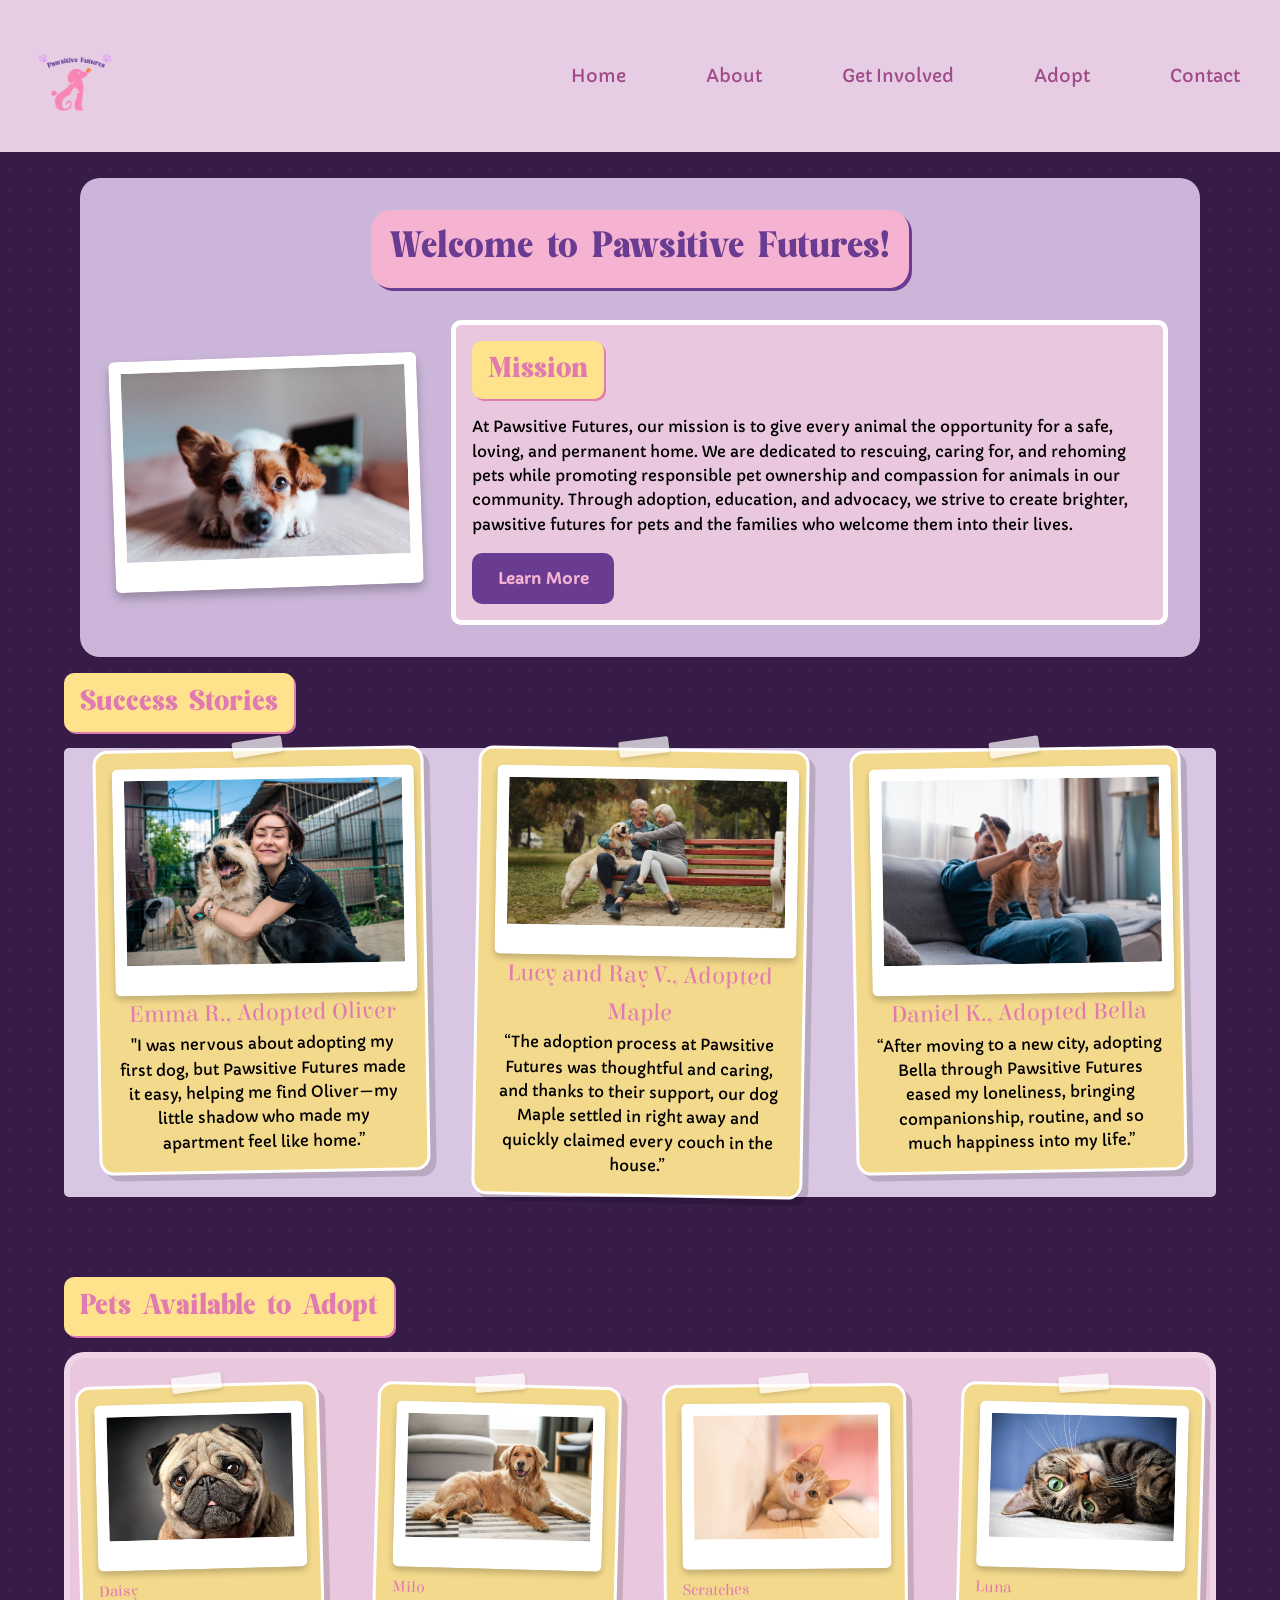
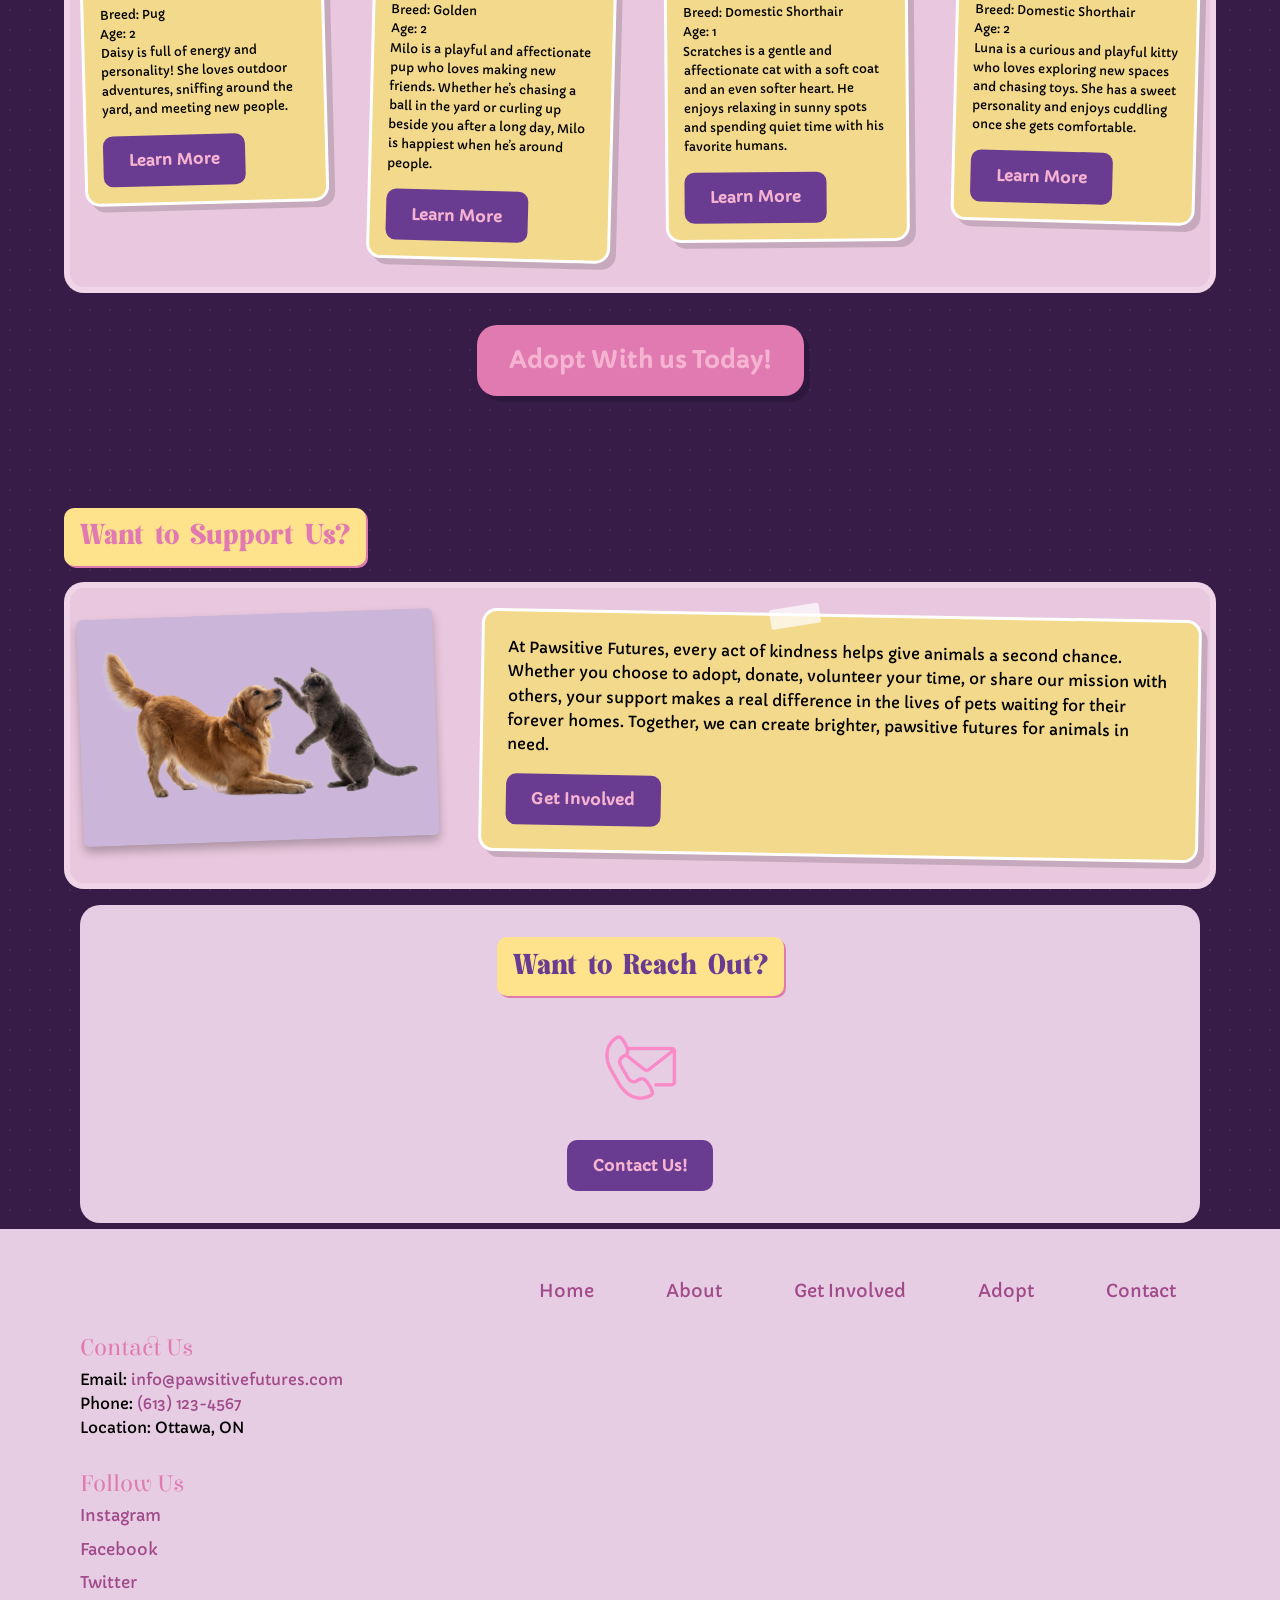
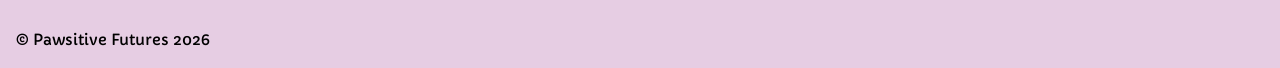
<file: index.html>
<!DOCTYPE html>
<html lang="en">

<head>
    <meta charset="UTF-8">
    <meta name="viewport" content="width=device-width, initial-scale=1.0">
    <title>Pawsitive Futures</title>

    <!-- Fonts -->
    <link href="https://fonts.googleapis.com/css2?family=Elsie&family=Capriola&display=swap" rel="stylesheet">

    <!-- style sheet -->
    <link rel="stylesheet" href="css/main.css">

</head>

<!-- schema markup tells the search engines that this is an animal shelter -->
<body itemscope itemtype="https://schema.org/AnimalShelter">

    <!-- skip links -->
     <!-- these are hidden until focused, and helps keyboard and screen reader user jump to key sections -->
    <div class="skip-links">
        <a href="#main-content">Skip to Main Content</a>
        <a href="#primary-nav">Skip to Navigation</a>
        <a href="#success-heading">Skip to Success Stories</a>
        <a href="#adopt-section">Skip to Adopt Section</a>
        <a href="#contact-heading">Skip to Contact</a>
        <a href="#footer">Skip to Footer</a>
    </div>

    <!-- header -->

    <!-- the header containes the logo and main navigation -->
    <header role="banner">
        <div class="logo">
            <img src="images/logo.png" alt="the logo for the company including a vector dog and cat" itemprop="logo">
        </div>
        <!-- hamburger button only visible on mobile and toggles open and closed -->
        <button class="menu-toggle" aria-label="Toggle navigation menu" aria-expanded="false"
            aria-controls="primary-nav">☰</button>

        <!-- main nav -->

        <!-- main nav hidden on mobile until hambuger is clicked -->
        <nav id="primary-nav" role="navigation" aria-label="Main Navigation">
            <a href="index.html">Home</a>
            <a href="all-pages/about.html">About</a>
            <a href="#">Get Involved</a>
            <a href="all-pages/adopt.html">Adopt</a>
            <a href="#">Contact</a>
        </nav>
    </header>

    <!-- main section -->
    <main id="main-content" role="main">

        <!-- hero section with a photo and mission statement, aria label ensures screenreaders can pinpoint the heading -->
        <section class="hero fade-in" aria-labelledby="hero-heading">
            <h1 id="hero-heading" itemprop="name">Welcome to Pawsitive Futures!</h1>

            <!-- hero content with image -->
            <div class="hero-content">

                <!-- responsive image sizes so that the smaller version loads on mobile screen -->
                <picture>
                    <source srcset="images/dog-one-ear-600px-small.jpeg" media="(max-width: 600px)">
                    <img src="images/dog-one-ear-1400px-large.jpeg" alt="Dog with one ear down" itemprop="image" sizes="(max-width: 600px) 100vw, 50vw">
                </picture>

                <!-- mission -->
                <div class="mission">
                    <h2>Mission</h2>
                    <!-- itemprop helps SEO decribe the website easily -->
                    <p itemprop="description">At Pawsitive Futures, our mission is to give every animal the opportunity
                        for a safe, loving, and permanent home. We are dedicated to rescuing, caring for, and rehoming
                        pets while promoting responsible pet ownership and compassion for animals in our community.
                        Through adoption, education, and advocacy, we strive to create brighter, pawsitive futures for
                        pets and the families who welcome them into their lives.</p>
                    <!-- call to action button links to the about page -->
                    <a href="all-pages/about.html" class="btn">Learn More</a>
                </div>
            </div>
        </section>
        <!-- Success Stories Section -->
        <section class="success fade-in" aria-labelledby="success-heading">

            <!-- section heading -->
            <h2 id="success-heading">Success Stories</h2>

            <!-- role list makes this act like a list for screen readers -->
            <div class="cards" role="list">

                <!-- each card is treated like a list item and is divided by divs for easy calling in css -->
                <div class="card" role="listitem">
                    <picture>
                        <source srcset="images/emma-oliver-600px-small.jpeg" media="(max-width: 600px)">
                        <img src="images/emma-oliver-1400px-large.jpeg"
                        alt="Woman smiling while holding her adopted dog" itemprop="image" sizes="(max-width: 600px) 100vw, 50vw">
                    </picture>
                    <h3>Emma R., Adopted Oliver</h3>
                    <p>"I was nervous about adopting my first dog, but Pawsitive Futures made it easy, helping me find
                        Oliver—my little shadow who made my apartment feel like home.”</p>
                </div>

                <!-- structure continues for consistency -->
                <div class="card" role="listitem">
                    <picture>
                        <source srcset="images/lucy-maple-600px-small.jpeg" media="(max-width: 600px)">
                        <img src="images/lucy-maple-1400px-large.jpeg" alt="Old couple with dog on a bench"
                        itemprop="image" sizes="(max-width: 600px) 100vw, 50vw">
                    </picture>

                    <h3>Lucy and Ray V., Adopted Maple</h3>
                    <p>“The adoption process at Pawsitive Futures was thoughtful and caring, and thanks to their
                        support, our dog Maple settled in right away and quickly claimed every couch in the house.”</p>
                </div>
                <!-- continues -->
                <div class="card" role="listitem">
                    <picture>
                        <source srcset="images/daniel-bella-600px-small.jpeg" media="(max-width: 600px)">
                        <img src="images/daniel-bella-1400px-large.jpeg" alt="man with cat on a couch" itemprop="image" sizes="(max-width: 600px) 100vw, 50vw">
                    </picture>
                    <h3>Daniel K., Adopted Bella</h3>
                    <p>“After moving to a new city, adopting Bella through Pawsitive Futures eased my loneliness,
                        bringing companionship, routine, and so much happiness into my life.”</p>
                </div>
            </div>
        </section>
        <!-- Adopt Section -->
        <section id="adopt-section" class="adopt fade-in" aria-labelledby="adopt-heading">
            <h2 id="adopt-heading">Pets Available to Adopt</h2>
            <div class="pets">
            
                <!-- each pet has its own article, and the other pets follow the same structure -->
                <div class="pet-card" role="article">
                    <picture>
                        <source srcset="images/daisy-pug-600px-small.jpeg" media="(max-width: 600px)">
                        <img src="images/daisy-pug-1400px-large.jpeg" alt="Pug named daisy" itemprop="image" sizes="(max-width: 600px) 100vw, 50vw">
                    </picture>

                    <div>
                        <h3>Daisy</h3>
                        <p>Breed: Pug</p>
                        <p>Age: 2</p>
                        <p>Daisy is full of energy and personality! She loves outdoor adventures, sniffing around the yard, and meeting new people. </p>
                        <a href="#" class="btn">Learn More</a>
                    </div>
                </div>
                <div class="pet-card" role="article">
                    <picture>
                        <source srcset="images/rocky-dog-600px-small.jpeg" media="(max-width: 600px)">
                        <img src="images/rocky-dog-1400px-large.jpeg" alt="dog named milo" itemprop="image" sizes="(max-width: 600px) 100vw, 50vw">
                    </picture>
                    <div>
                        <h3>Milo</h3>
                        <p>Breed: Golden</p>
                        <p>Age: 2</p>
                        <p>Milo is a playful and affectionate pup who loves making new friends. Whether he’s chasing a ball in the yard or curling up beside you after a long day, Milo is happiest when he’s around people.
                            </p>
                        <a href="#" class="btn">Learn More</a>
                    </div>
                </div>
                <div class="pet-card" role="article">
                    <picture>
                        <source srcset="images/scratches-cat-600px-small.jpeg" media="(max-width: 600px)">
                        <img src="images/scratches-cat-1400px-large.jpeg" alt="cat named scratches" itemprop="image" sizes="(max-width: 600px) 100vw, 50vw">
                    </picture>
                    <div>
                        <h3>Scratches</h3>
                        <p>Breed: Domestic Shorthair</p>
                        <p>Age: 1</p>
                        <p>Scratches is a gentle and affectionate cat with a soft coat and an even softer heart. He enjoys relaxing in sunny spots and spending quiet time with his favorite humans. </p>
                        <a href="#" class="btn">Learn More</a>
                    </div>
                </div>
                <div class="pet-card" role="article">
                    <picture>
                        <source srcset="images/luna-cat-600px-small.jpeg" media="(max-width: 600px)">
                        <img src="images/luna-cat-1400px-large.jpeg" alt="cat named luna" itemprop="image" sizes="(max-width: 600px) 100vw, 50vw">
                    </picture>
                    <div>
                        <h3>Luna</h3>
                        <p>Breed: Domestic Shorthair</p>
                        <p>Age: 2</p>
                        <p>Luna is a curious and playful kitty who loves exploring new spaces and chasing toys. She has a sweet personality and enjoys cuddling once she gets comfortable. 
                        </p>
                        <a href="#" class="btn">Learn More</a>
                    </div>
                </div>
            </div>

            <!-- main call to action button links to adopt page for user to view more pets -->
            <a href="all-pages/adopt.html" id="adopt-btn" class="cta">Adopt With us Today!</a>
        </section>

        <!-- Support Us Section -->

        <section class="support fade-in" aria-labelledby="support-heading">
            <h2 id="support-heading">Want to Support Us?</h2>

            <!-- separated into divs like the other content for easy calling -->
            <div class="support-content">
                <picture>
                    <source srcset="images/cat-dog-600px-small.png" media="(max-width: 600px)">
                    <img src="images/cat-dog-1400px-large.png" alt="cat and dog playing" itemprop="image" sizes="(max-width: 600px) 100vw, 50vw">
                </picture>
                <div>
                    <p>At Pawsitive Futures, every act of kindness helps give animals a second chance. Whether you
                        choose to adopt, donate, volunteer your time, or share our mission with others, your support
                        makes a real difference in the lives of pets waiting for their forever homes. Together, we can
                        create brighter, pawsitive futures for animals in need.</p>
                    <a href="#" class="btn">Get Involved</a>
                </div>
            </div>
        </section>

        <!-- Contact Call to Action -->

        <!-- contact heading for screen readers to easily connect to the contact heading -->
        <section class="contact-cta fade-in" aria-labelledby="contact-heading">
            <h2 id="contact-heading">Want to Reach Out?</h2>
            <picture>
                <img src="images/contact-mail.png" alt="envelope icon with phone representing contact">
            </picture>
            
            <a href="#" class="btn">Contact Us!</a>
        </section>
    </main>

    <!-- footer -->
    <footer id="footer" role="contentinfo">
        <div class="footer-container">

            <!-- contact info role tells screen readers this is the footer -->

            <!-- footer nav -->
            <nav class="footer-nav" aria-label="Footer Navigation">
                <h3>Quick Links</h3>
                <ul>
                    <li><a href="index.html">Home</a></li>
                    <li><a href="all-pages/about.html">About</a></li>
                    <li><a href="#">Get Involved</a></li>
                    <li><a href="all-pages/adopt.html">Adopt</a></li>
                    <li><a href="#">Contact</a></li>
                </ul>
            </nav>

            <!-- contact info -->
            <div class="footer-contact">
                <h3>Contact Us</h3>
                <p>Email: <a href="#">info@pawsitivefutures.com</a></p>
                <p>Phone: <a href="#">(613) 123-4567</a></p>
                <p>Location: Ottawa, ON</p>
            </div>

            <!-- socials -->
            <div class="footer-social">
                <h3>Follow Us</h3>
                <ul>
                    <li><a href="#" aria-label="Visit our Instagram">Instagram</a></li>
                    <li><a href="#" aria-label="Visit our Facebook">Facebook</a></li>
                    <li><a href="#" aria-label="Visit our Twitter">Twitter</a></li>
                </ul>
            </div>

        </div>

        <!-- copyright -->
        <div class="footer-bottom">
            <p>&copy; Pawsitive Futures 2026</p>
        </div>

    </footer>

    <!-- javascript for the hamburger menu to toggle open and closed -->
    <script>
        const toggle = document.querySelector('.menu-toggle');
        const nav = document.querySelector('#primary-nav');

        toggle.addEventListener('click', () => {
            nav.classList.toggle('active');

            const expanded = toggle.getAttribute('aria-expanded') === 'true';
            toggle.setAttribute('aria-expanded', !expanded);
        });
    </script>
</body>

</html>
</file>
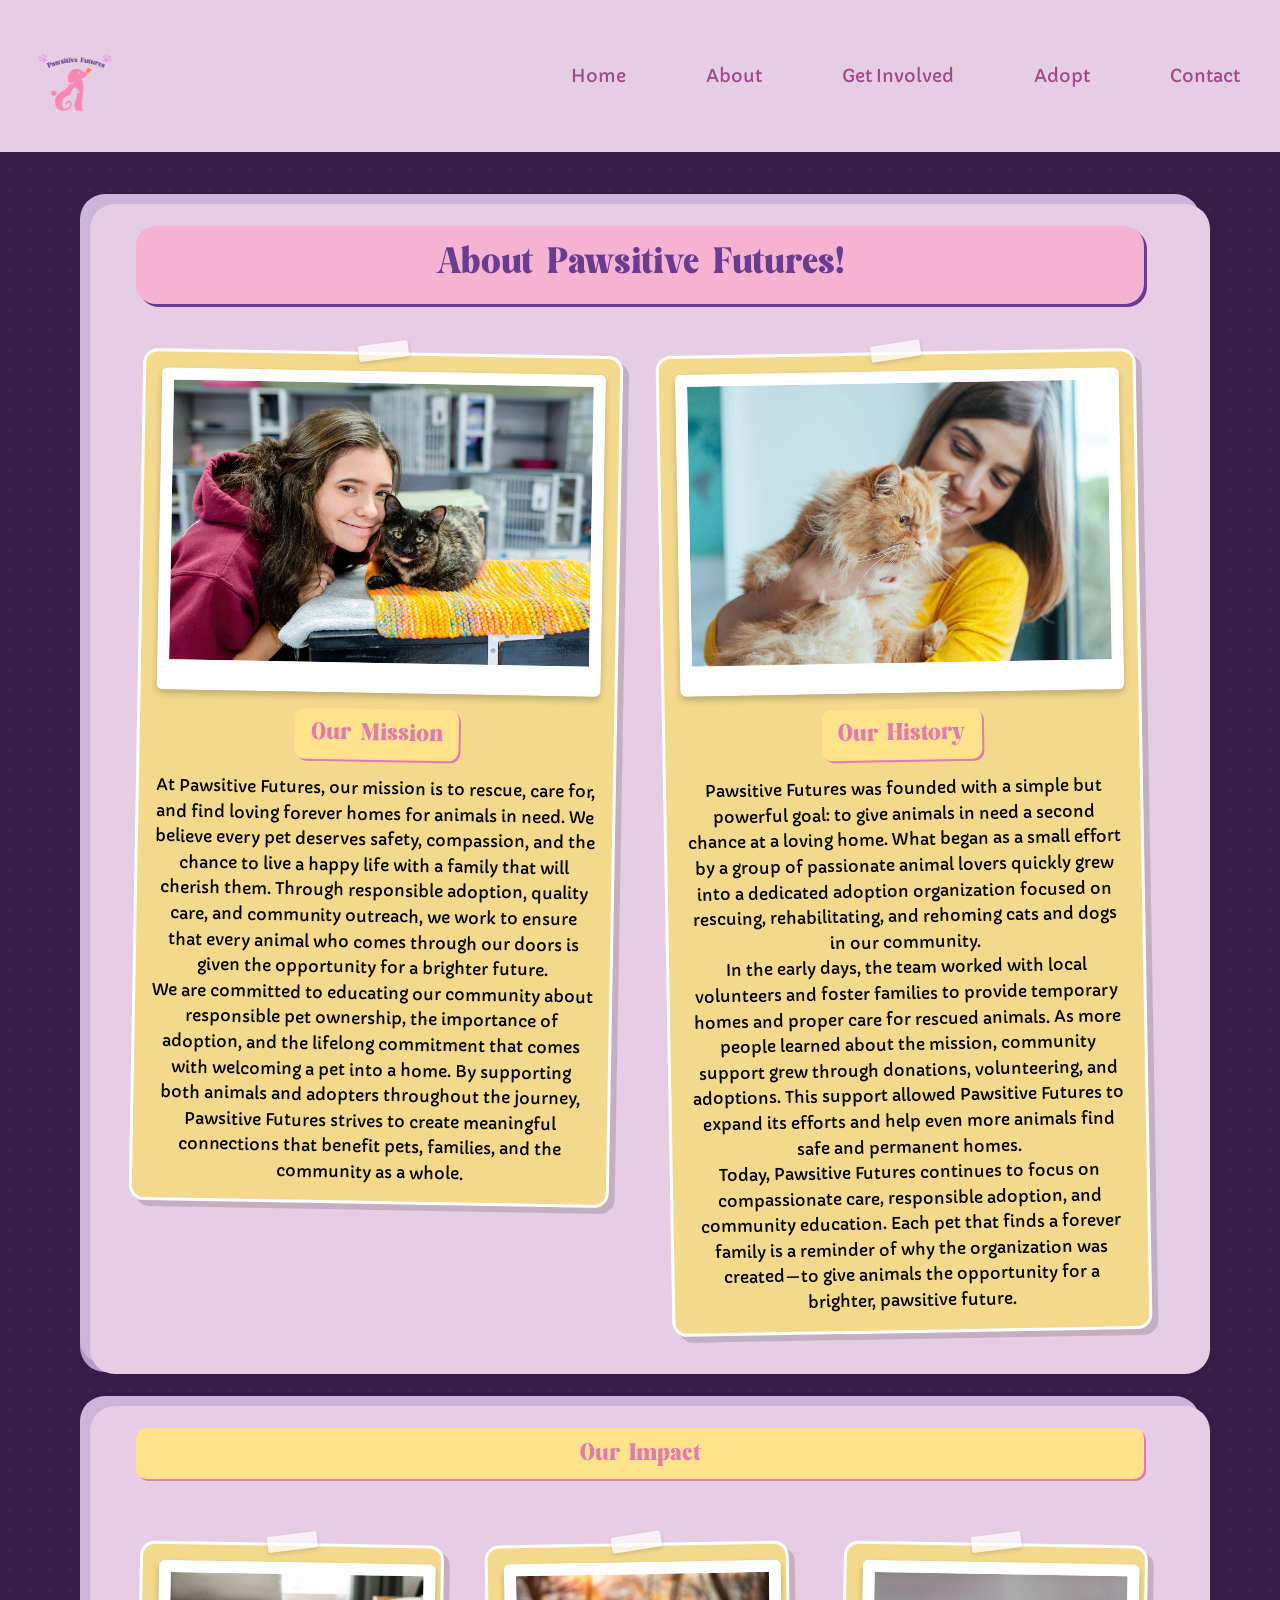
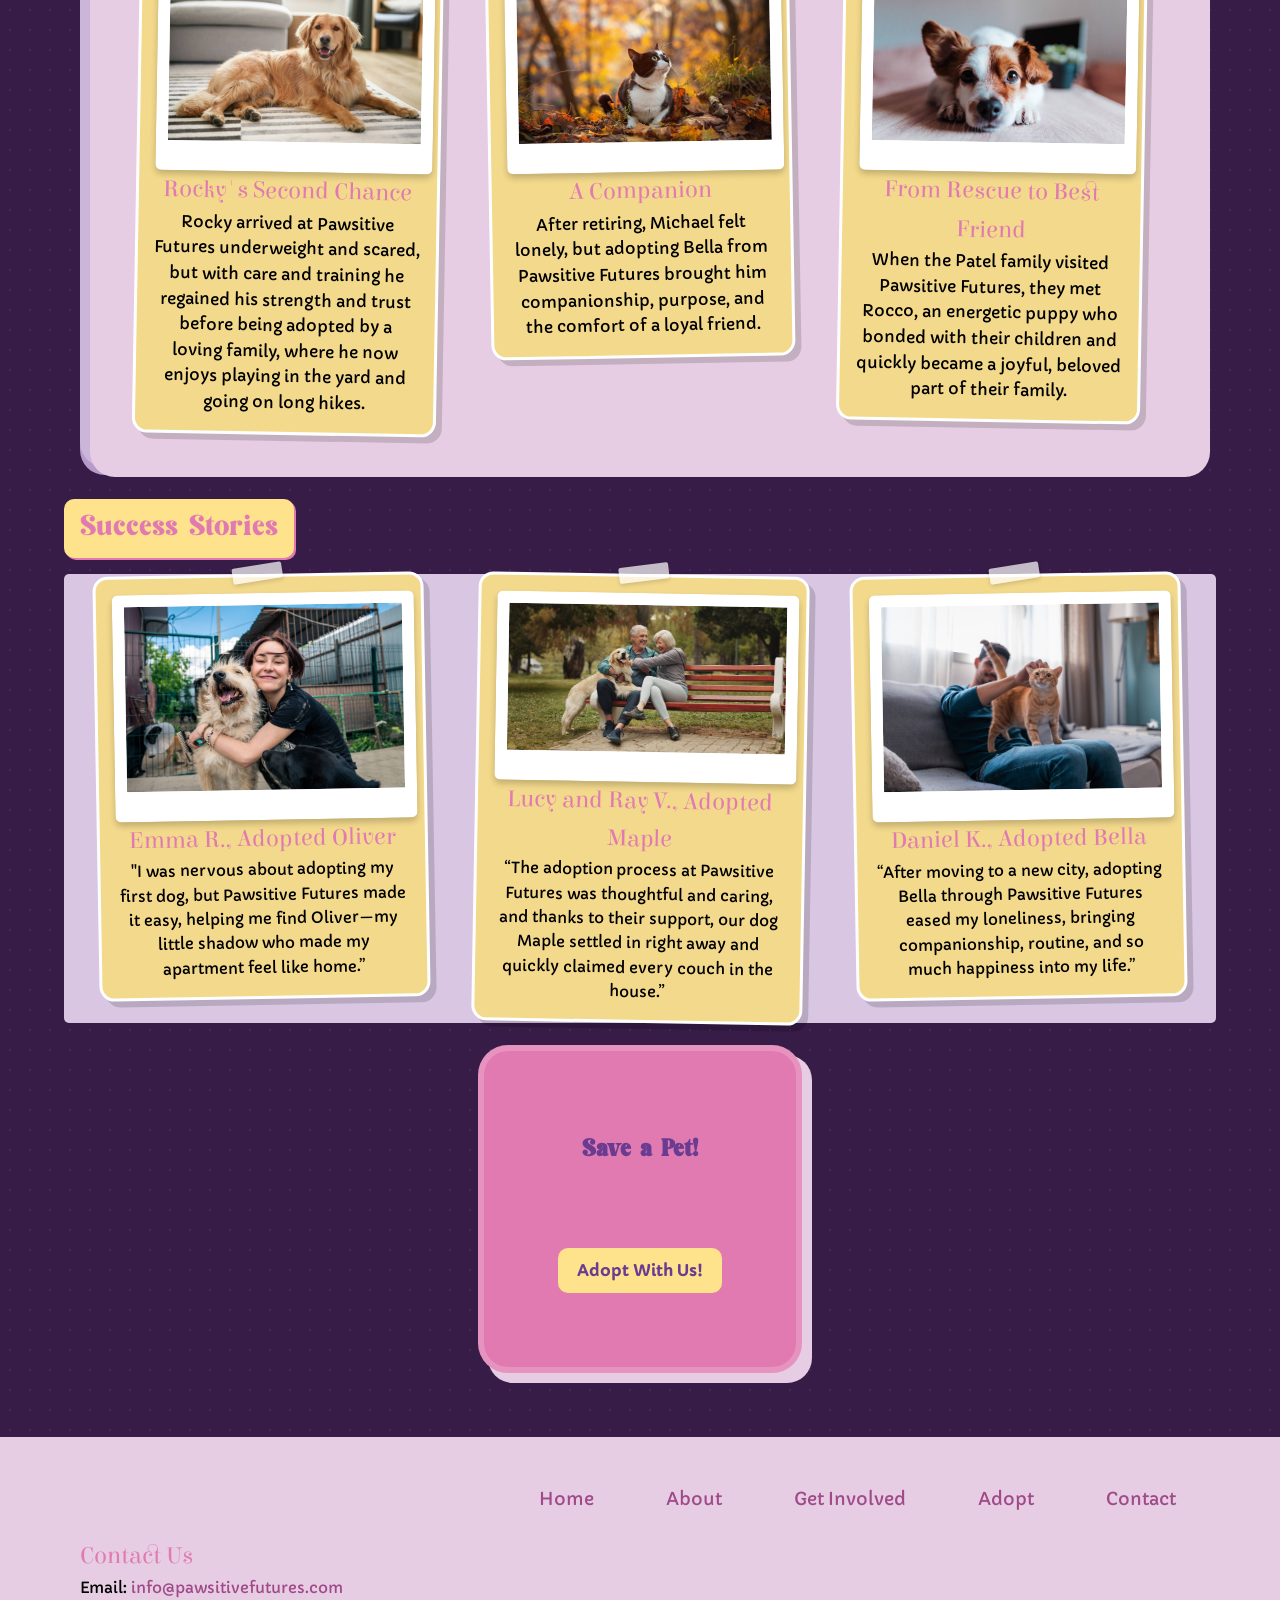
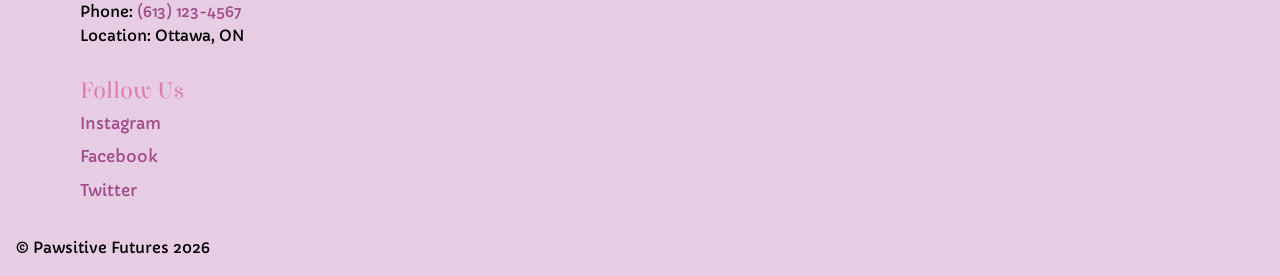
<file: all-pages/about.html>
<!DOCTYPE html>
<html lang="en">

<head>
    <meta charset="UTF-8">
    <meta name="viewport" content="width=device-width, initial-scale=1.0">
    <title>About - Pawsitive Futures</title>
    <!-- Fonts -->
    <link href="https://fonts.googleapis.com/css2?family=Elsie&family=Capriola&display=swap" rel="stylesheet">
    <!-- Style Sheet -->
    <link rel="stylesheet" href="../css/main.css">
</head>

<!-- schema tells search engines this is an animal shelter -->
<body itemscope itemtype="https://schema.org/AnimalShelter">

    <!-- skip links -->

    <!-- helps keyboard users jump quickly to important sections, is hidden unless tabbed over -->
    <div class="skip-links">
        <a href="#main-content">Skip to Main Content</a>
        <a href="#primary-nav">Skip to Navigation</a>
        <a href="#impact-heading">Skip to Our Impact</a>
        <a href="#success-heading">Skip to Success Stories</a>
        <a href="#adopt-section">Skip to Adopt Section</a>
        <a href="#footer">Skip to Footer</a>
    </div>

    <!-- header -->

    <!-- role banner indentifies this as the main header for assistive teach -->
    <header role="banner">

        <!-- logo section -->
        <div class="logo">
            <!-- itemprop helps SEO understand branding -->
            <img src="../images/logo.png" alt="the logo for the company including a vector dog and cat" itemprop="logo">
        </div>
        <!-- hamburger menu button mobile only -->
         <!-- aria label explains the button purpose -->
          <!-- aria expanded updates dynamically when clicked -->
        <!-- aria controls connects button to nav -->
        <button class="menu-toggle" aria-label="Toggle navigation menu" aria-expanded="false"
            aria-controls="primary-nav">☰</button>

        <!--  main nav-->
        <!-- role navigation defines this region -->
        <!-- aria-label gives it a clear name -->
        <nav id="primary-nav" role="navigation" aria-label="Main Navigation">
            <a href="../index.html">Home</a>
            <a href="../all-pages/about.html">About</a>
            <a href="#">Get Involved</a>
            <a href="../all-pages/adopt.html">Adopt</a>
            <a href="#">Contact</a>
        </nav>
    </header>

    <!-- main content -->
    <!-- role main helps screen readers jump directly here -->
    <main id="main-content" role="main">
        <!-- about section -->
         <!-- contains mission and history -->
        <section class="section about fade-in">
            <div class="container">

                <!-- main heading of page -->
                <!-- itemprop name helps describe the organization -->
                <h1 class="section-title" itemprop="name">About Pawsitive Futures!</h1>

                 <!-- mission card -->
                <!-- role article treats this as a standalone piece of content -->
                <div class="card about-card" role="article">

                    <!-- responsive image sizes -->
                    <picture>
                        <source srcset="../images/teen-cat-600px-large.jpeg" media="(max-width: 600px)">
                        <img src="../images/teen-cat-1400px-large.jpeg" alt="teen smiling while holding a cat"
                            itemprop="image" sizes="(max-width: 600px) 100vw, 50vw">
                    </picture>

                    <!-- text content-->
                    <div class="card-content">
                        <h2>Our Mission</h2>
                        <!-- itemprop description helps SEO describe organization -->
                        <p itemprop="description">
                            At Pawsitive Futures, our mission is to rescue, care for, and find loving forever homes for
                            animals in need. We believe every pet deserves safety, compassion, and the chance to live a
                            happy life with a family that will cherish them. Through responsible adoption, quality care,
                            and community outreach, we work to ensure that every animal who comes through our doors is
                            given the opportunity for a brighter future.

                        </p>

                        <p>
                            We are committed to educating our community about responsible pet ownership, the importance
                            of adoption, and the lifelong commitment that comes with welcoming a pet into a home. By
                            supporting both animals and adopters throughout the journey, Pawsitive Futures strives to
                            create meaningful connections that benefit pets, families, and the community as a whole.
                        </p>
                    </div>
                </div>

                 <!-- history -->
                <!-- same structure for consistency -->
                <div class="card about-card" role="article">
                    <picture>
                        <source srcset="../images/women-cat-600px-small.jpeg" media="(max-width: 600px)">
                        <img src="../images/women-cat-1400px-large.jpeg" alt="woman snuggling cat" itemprop="image" sizes="(max-width: 600px) 100vw, 50vw">
                    </picture>
                    <div class="card-content">
                        <h2>Our History</h2>
                        <p itemprop="description">
                            Pawsitive Futures was founded with a simple but powerful goal: to give animals in need a
                            second chance at a loving home. What began as a small effort by a group of passionate animal
                            lovers quickly grew into a dedicated adoption organization focused on rescuing,
                            rehabilitating, and rehoming cats and dogs in our community.

                        </p>

                        <p>
                            In the early days, the team worked with local volunteers and foster families to provide
                            temporary homes and proper care for rescued animals. As more people learned about the
                            mission, community support grew through donations, volunteering, and adoptions. This support
                            allowed Pawsitive Futures to expand its efforts and help even more animals find safe and
                            permanent homes.
                        </p>
                        <p>
                            Today, Pawsitive Futures continues to focus on compassionate care, responsible adoption, and
                            community education. Each pet that finds a forever family is a reminder of why the
                            organization was created—to give animals the opportunity for a brighter, pawsitive future.
                        </p>
                    </div>
                </div>

            </div>
        </section>

        <!-- Impact Section -->
        <section class="section impact fade-in">
            <div class="container">

                <h2 id="impact-heading" class="section-title">Our Impact</h2>

                <!-- section heading  -->

                <div class="card" role="article">
                    <picture>
                        <source srcset="../images/rocky-dog-600px-small.jpeg" media="(max-width: 600px)">
                        <img src="../images/rocky-dog-1400px-large.jpeg" alt="golden named rocky laying on carpet"
                            itemprop="image" sizes="(max-width: 600px) 100vw, 50vw">
                    </picture>

                    <!-- each card has a story -->
                    <h3>Rocky's Second Chance</h3>
                    <p>Rocky arrived at Pawsitive Futures underweight and scared, but with care and training he regained
                        his strength and trust before being adopted by a loving family, where he now enjoys playing in
                        the yard and going on long hikes.</p>
                </div>
                <div class="card" role="article">
                    <picture>
                        <source srcset="../images/sunshine-cat-600px-small.jpeg" media="(max-width: 600px)">
                        <img src="../images/sunshine-cat-1400px-large.jpeg"
                            alt="cat named sunshine looking up at leaves" itemprop="image"
                            sizes="(max-width: 600px) 100vw, 50vw">
                    </picture>
                    <h3>A Companion</h3>
                    <p>After retiring, Michael felt lonely, but adopting Bella from Pawsitive Futures brought him
                        companionship, purpose, and the comfort of a loyal friend.</p>
                </div>
                <div class="card" role="article">
                    <picture>
                        <source srcset="../images/dog-one-ear-600px-small.jpeg" media="(max-width: 600px)">
                        <img src="../images/dog-one-ear-1400px-large.jpeg" alt="dog with one ear down" itemprop="image"
                            sizes="(max-width: 600px) 100vw, 50vw">
                    </picture>
                    <h3>From Rescue to Best Friend</h3>
                    <p>When the Patel family visited Pawsitive Futures, they met Rocco, an energetic puppy who bonded
                        with their children and quickly became a joyful, beloved part of their family.</p>
                </div>

            </div>
        </section>

        <!-- Success Stories -->
        <!-- aria-labelledby connects section to its heading -->
        <section class="success fade-in" aria-labelledby="success-heading">
            <h2 id="success-heading">Success Stories</h2>

            <div class="cards" role="list">
                <!-- role list makes div behave like a list for accessibility -->

                <!-- each card has a list item -->
                <div class="card" role="listitem">
                    <picture>
                        <source srcset="../images/emma-oliver-600px-small.jpeg" media="(max-width: 600px)">
                        <img src="../images/emma-oliver-1400px-large.jpeg"
                            alt="Woman smiling while holding her adopted dog" itemprop="image"
                            sizes="(max-width: 600px) 100vw, 50vw">
                    </picture>
                    <h3>Emma R., Adopted Oliver</h3>
                    <p>"I was nervous about adopting my first dog, but Pawsitive Futures made it easy, helping me find
                        Oliver—my little shadow who made my apartment feel like home.”</p>
                </div>
                <div class="card" role="listitem">
                    <picture>
                        <source srcset="../images/lucy-maple-600px-small.jpeg" media="(max-width: 600px)">
                        <img src="../images/lucy-maple-1400px-large.jpeg" alt="Old couple with dog on a bench"
                            itemprop="image" sizes="(max-width: 600px) 100vw, 50vw">
                    </picture>

                    <h3>Lucy and Ray V., Adopted Maple</h3>
                    <p>“The adoption process at Pawsitive Futures was thoughtful and caring, and thanks to their
                        support, our dog Maple settled in right away and quickly claimed every couch in the house.”</p>
                </div>
                <div class="card" role="listitem">
                    <picture>
                        <source srcset="../images/daniel-bella-600px-small.jpeg" media="(max-width: 600px)">
                        <img src="../images/daniel-bella-1400px-large.jpeg" alt="man with cat on a couch"
                            itemprop="image" sizes="(max-width: 600px) 100vw, 50vw">
                    </picture>
                    <h3>Daniel K., Adopted Bella</h3>
                    <p>“After moving to a new city, adopting Bella through Pawsitive Futures eased my loneliness,
                        bringing companionship, routine, and so much happiness into my life.”</p>
                </div>
            </div>
        </section>

        <!-- call to action section -->
        <!-- button links to adopt page -->
        <section id="adopt-section" class="section cta">
            <div class="container">
                <h2>Save a Pet!</h2>
                <a href="../all-pages/adopt.html" class="btn-primary">Adopt With Us!</a>
            </div>
        </section>
    </main>

    <!-- Footer -->
     <!-- role content infor indentifies footer for assistive teach  -->
    <footer id="footer" role="contentinfo">
        <div class="footer-container">

            <!-- footer nav -->
            <nav class="footer-nav" aria-label="Footer Navigation">
                <h3>Quick Links</h3>
                <ul>
                    <li><a href="../index.html">Home</a></li>
                    <li><a href="../all-pages/about.html">About</a></li>
                    <li><a href="#">Get Involved</a></li>
                    <li><a href="../all-pages/adopt.html">Adopt</a></li>
                    <li><a href="#">Contact</a></li>
                </ul>
            </nav>

            <!-- contact info -->
            <div class="footer-contact">
                <h3>Contact Us</h3>
                <p>Email: <a href="#">info@pawsitivefutures.com</a></p>
                <p>Phone: <a href="#">(613) 123-4567</a></p>
                <p>Location: Ottawa, ON</p>
            </div>

            <!-- socials -->
            <div class="footer-social">
                <h3>Follow Us</h3>
                <ul>
                    <li><a href="#" aria-label="Visit our Instagram">Instagram</a></li>
                    <li><a href="#" aria-label="Visit our Facebook">Facebook</a></li>
                    <li><a href="#" aria-label="Visit our Twitter">Twitter</a></li>
                </ul>
            </div>

        </div>

        <!-- copyright -->
        <div class="footer-bottom">
            <p>&copy; Pawsitive Futures 2026</p>
        </div>

    </footer>
    
    <!-- javascript for mobile menu nav toggle -->
    <script>
        const toggle = document.querySelector('.menu-toggle');
        const nav = document.querySelector('#primary-nav');

        toggle.addEventListener('click', () => {
            nav.classList.toggle('active');

            const expanded = toggle.getAttribute('aria-expanded') === 'true';
            toggle.setAttribute('aria-expanded', !expanded);
        });
    </script>
</body>

</html>
</file>
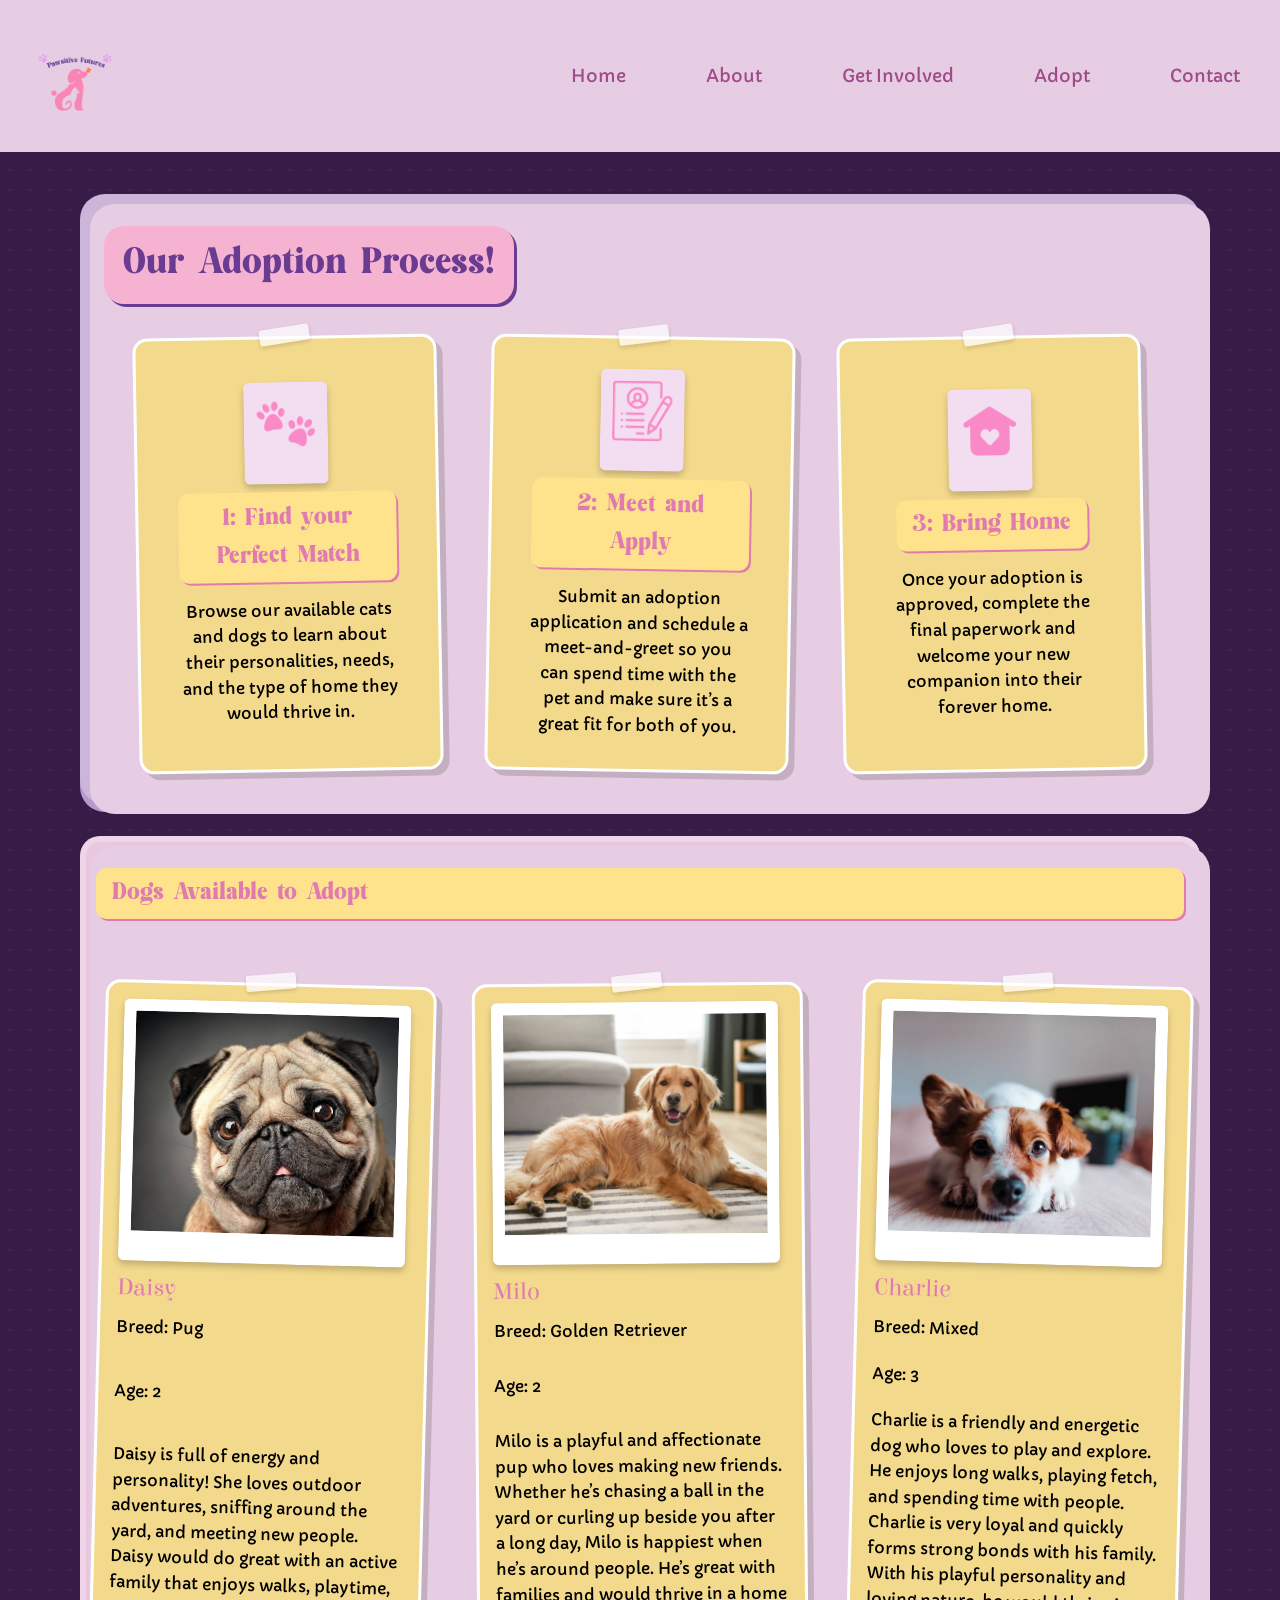
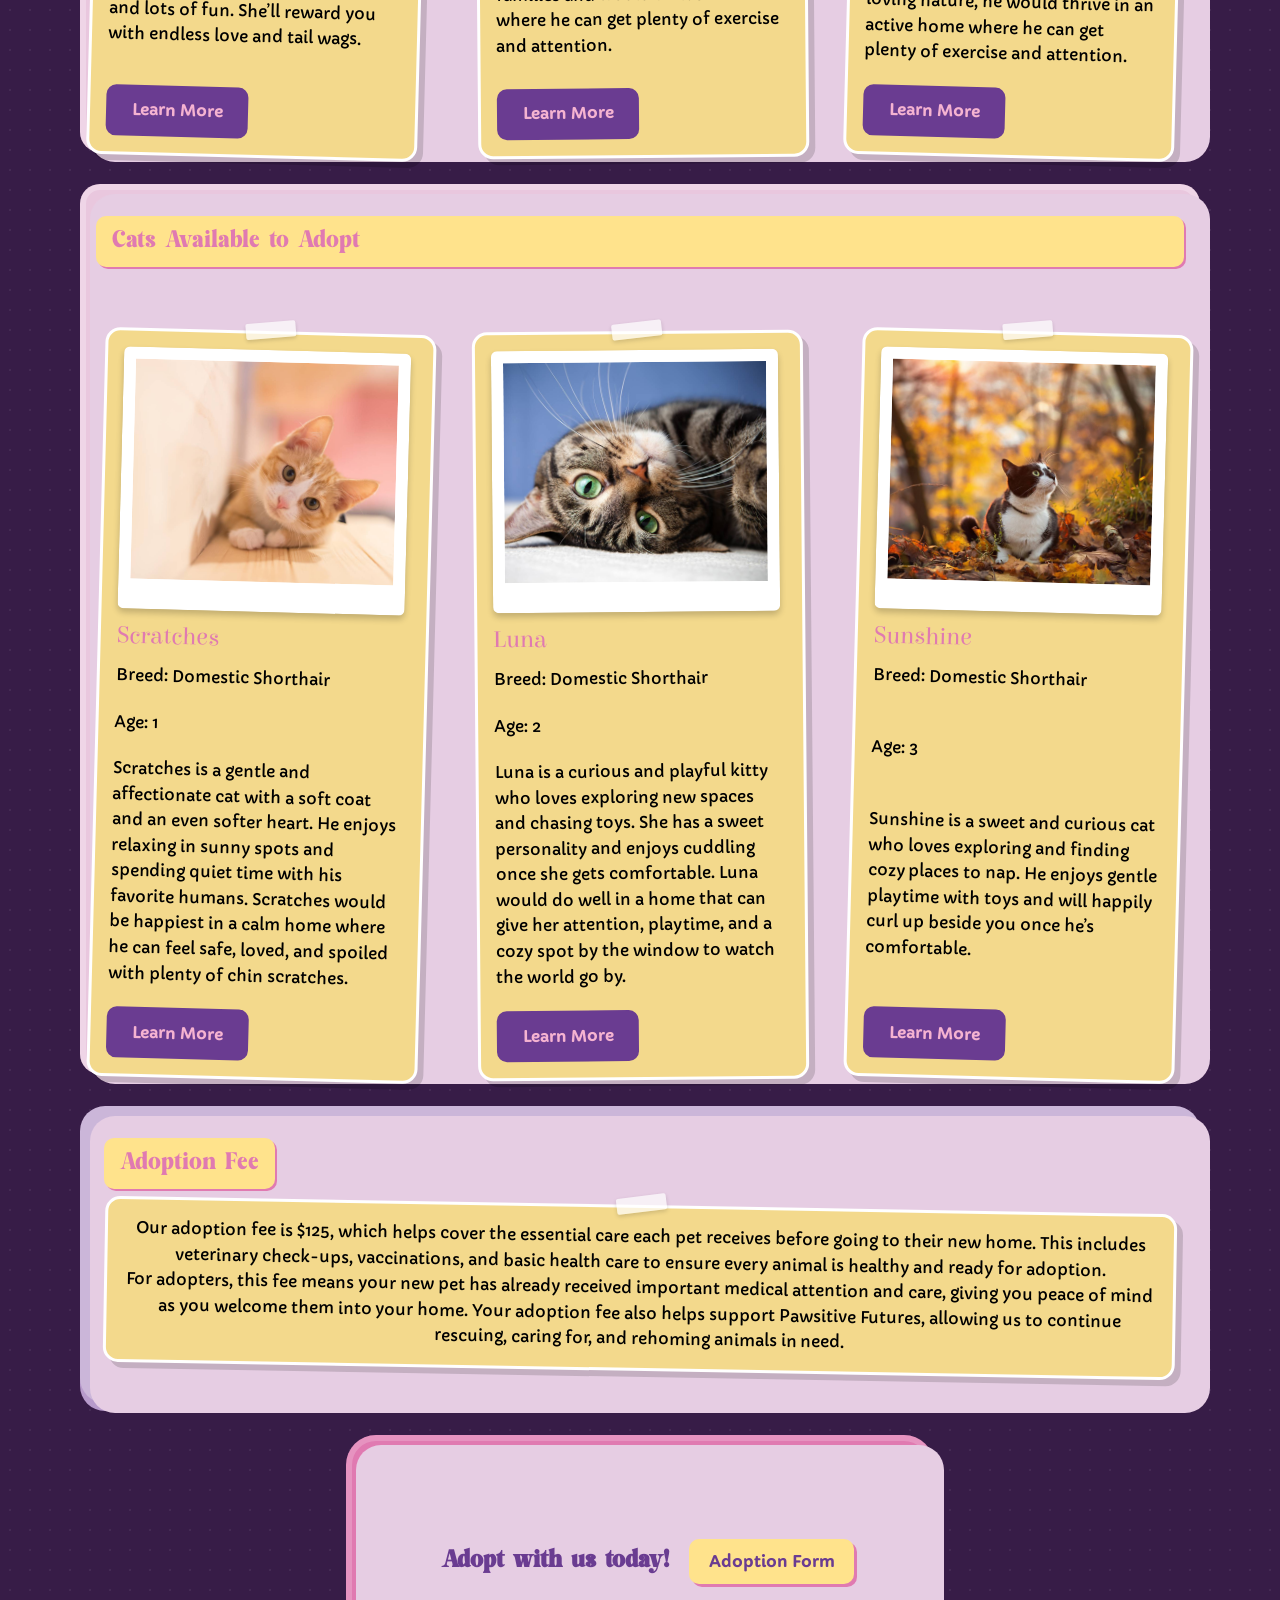
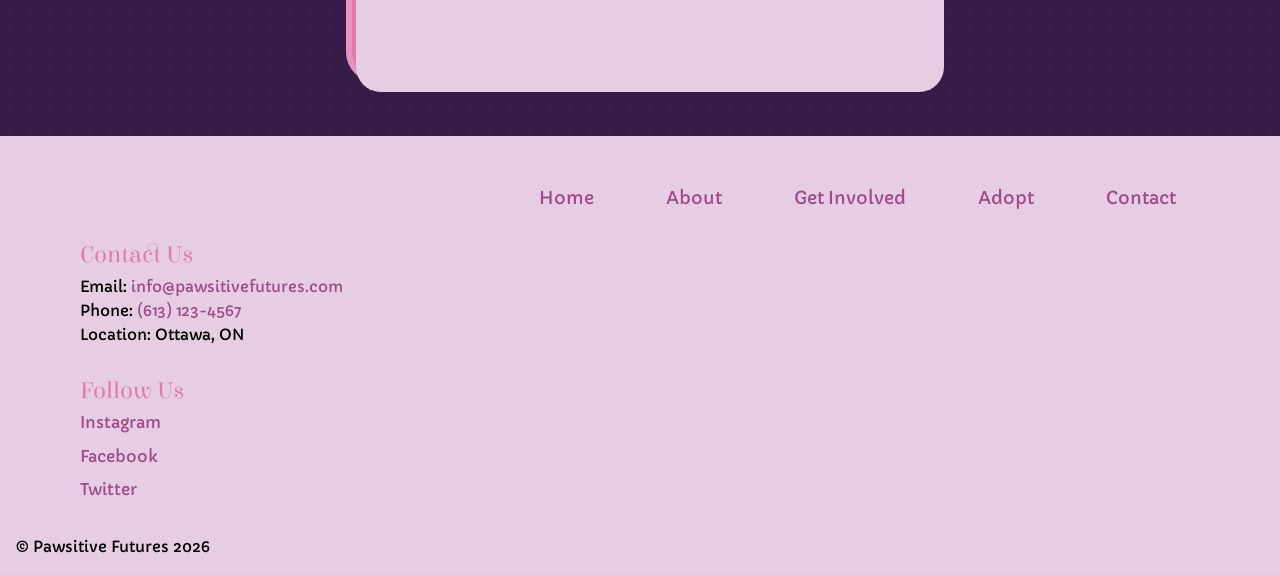
<file: all-pages/adopt.html>
<!DOCTYPE html>
<html lang="en">

<head>
    <meta charset="UTF-8">
    <meta name="viewport" content="width=device-width, initial-scale=1.0">
    <title>Adopt</title>
    <!-- Fonts -->
    <link href="https://fonts.googleapis.com/css2?family=Elsie&family=Capriola&display=swap" rel="stylesheet">
    <!-- Style Sheet -->
    <link rel="stylesheet" href="../css/main.css">
</head>

<body itemscope itemtype="https://schema.org/AnimalShelter">

    <!-- skip links -->

    <!-- these help keyboard users jump quickly to sections instead of tabbing through everything -->
    <div class="skip-links">
        <a href="#main-content">Skip to Main Content</a>
        <a href="#primary-nav">Skip to Navigation</a>
        <a href="#adopt-process">Skip to Adopt Process Section</a>
        <a href="#dogs-heading">Skip to Adopt Dogs Section</a>
        <a href="#cats-heading">Skip to Adopt Cats Section</a>
        <a href="#footer">Skip to Footer</a>
    </div>

    <!-- header-->
    <!-- role banner tells screen readers this is the top/main header -->
    <header role="banner">
        <div class="logo">
            <!-- logo of the site -->

            <img src="../images/logo.png" alt="the logo for the company including a vector dog and cat" itemprop="logo"> <!-- helps SEO understand it's the logo -->
        </div>
        </div>

        <!-- hamburger menu button (only visible on mobile) -->
        <button class="menu-toggle" aria-label="Toggle navigation menu" aria-expanded="false"
            aria-controls="primary-nav">☰</button>

        <!-- aria-expanded updates with javascript to tell screen readers if menu is open or closed -->
        <!-- aria-controls connects the button to the nav -->

        <!-- main nav -->
        <nav id="primary-nav" role="navigation" aria-label="Main Navigation">
            <a href="../index.html">Home</a>
            <a href="../all-pages/about.html">About</a>
            <a href="#">Get Involved</a>
            <a href="../all-pages/adopt.html">Adopt</a>
            <a href="#">Contact</a>
        </nav>
    </header>

    <!-- main content -->
    <!-- role main tells assistive tech this is the main part of the page -->
    <main id="main-content" role="main">
        <!-- adoption process -->
        <!-- explains steps for adopting -->
        <section id="adopt-process"class="section adopt-process fade-in">
            <h1>Our Adoption Process!</h1>

         <!-- container holding all process steps -->
            <div class="process-cards">
                
                <!-- each step is its own card -->
                <div class="card process" role="article">
                    <img id="process-icon" src="../images/paws.png" alt="vector drawing of pink paws">
                    <h2>1: Find your Perfect Match</h2>
                    <p>Browse our available cats and dogs to learn about their personalities, needs, and the type of
                        home they would thrive in.</p>
                </div>
                <div class="card process" role="article">
                    <img id="process-icon" src="../images/resume.png" alt="vector drawing of a document">
                    <h2>2: Meet and Apply</h2>
                    <p>Submit an adoption application and schedule a meet-and-greet so you can spend time with the pet
                        and make sure it’s a great fit for both of you.</p>
                </div>
                <div class="card process" role="article">
                    <img id="process-icon" src="../images/home-heart.png" alt="vector drawing of a house with a heart">
                    <h2>3: Bring Home</h2>
                    <p>Once your adoption is approved, complete the final paperwork and welcome your new companion into
                        their forever home.</p>
                </div>
            </div>
        </section>

        <!-- dogs section -->
        <!-- aria-labelledby connects this section to its heading -->
        <section class="section pets fade-in" aria-labelledby="dogs-heading">
            <h2 id="dogs-heading">Dogs Available to Adopt</h2>

            <!-- each dog is its own article/card -->
            <div class="pet-card" role="article">
                <picture>

                    <!-- smaller image for mobile -->
                    <source srcset="../images/daisy-pug-600px-small.jpeg" media="(max-width: 600px)">
                    <img src="../images/daisy-pug-1400px-large.jpeg" alt="pug named daisy" itemprop="image"
                        sizes="(max-width: 600px) 100vw, 50vw">
                </picture>
                <h3>Daisy</h3>
                <p>Breed: Pug</p>
                <p>Age: 2</p>
                <p>Daisy is full of energy and personality! She loves outdoor adventures, sniffing around the yard,
                    and meeting new people. Daisy would do great with an active family that enjoys walks, playtime,
                    and lots of fun. She’ll reward you with endless love and tail wags.</p>
                <a href="#" class="btn">Learn More</a>
            </div>

            <!-- repeat structure for other dogs -->
            <div class="pet-card" role="article">
                <picture>
                    <source srcset="../images/rocky-dog-600px-small.jpeg" media="(max-width: 600px)">
                    <img src="../images/rocky-dog-1400px-large.jpeg" alt="Golden dog named Milo" itemprop="image"
                        sizes="(max-width: 600px) 100vw, 50vw">
                </picture>
                <h3>Milo</h3>
                <p>Breed: Golden Retriever</p>
                <p>Age: 2</p>
                <p>Milo is a playful and affectionate pup who loves making new friends. Whether he’s chasing a ball in
                    the yard or curling up beside you after a long day, Milo is happiest when he’s around people. He’s
                    great with families and would thrive in a home where he can get plenty of exercise and attention.
                </p>
                <a href="#" class="btn">Learn More</a>
            </div>

            <div class="pet-card" role="article">
                <picture>
                    <source srcset="../images/dog-one-ear-600px-small.jpeg" media="(max-width: 600px)">
                    <img src="../images/dog-one-ear-1400px-large.jpeg" alt="Dog with one ear down named Rocky"
                        itemprop="image" sizes="(max-width: 600px) 100vw, 50vw">
                </picture>

                <h3>Charlie</h3>
                <p>Breed: Mixed</p>
                <p>Age: 3</p>
                <p>Charlie is a friendly and energetic dog who loves to play and explore. He enjoys long walks, playing
                    fetch, and spending time with people. Charlie is very loyal and quickly forms strong bonds with his
                    family. With his playful personality and loving nature, he would thrive in an active home where he
                    can get plenty of exercise and attention.</p>

                <!-- learn more button would lead you to a full page on the animal, if designed -->
                <a href="#" class="btn">Learn More</a>
            </div>

        </section>

        <!-- cats section -->
        <section class="section pets fade-in" aria-labelledby="cats-heading">
            <h2 id="cats-heading">Cats Available to Adopt</h2>

            <!-- repeats same structure as the dogs -->
            <div class="pet-card" role="article">
                <picture>
                    <source srcset="../images/scratches-cat-600px-small.jpeg" media="(max-width: 600px)">
                    <img src="../images/scratches-cat-1400px-large.jpeg" alt="Cat named Scratches" itemprop="image"
                        sizes="(max-width: 600px) 100vw, 50vw">
                </picture>
                <h3>Scratches</h3>
                <p>Breed: Domestic Shorthair</p>
                <p>Age: 1</p>
                <p>Scratches is a gentle and affectionate cat with a soft coat and an even softer heart. He enjoys
                    relaxing in sunny spots and spending quiet time with his favorite humans. Scratches would be
                    happiest in a calm home where he can feel safe, loved, and spoiled with plenty of chin scratches.
                </p>

                <!-- learn more buttons would lead you to a full page of the animal, if designed -->
                <a href="#" class="btn">Learn More</a>
            </div>

            <!-- more cats -->
            <div class="pet-card" role="article">
                <picture>
                    <source srcset="../images/luna-cat-600px-small.jpeg" media="(max-width: 600px)">
                    <img src="../images/luna-cat-1400px-large.jpeg" alt="Cat named Luna" itemprop="image"
                        sizes="(max-width: 600px) 100vw, 50vw">
                </picture>

                <h3>Luna</h3>
                <p>Breed: Domestic Shorthair</p>
                <p>Age: 2</p>
                <p>Luna is a curious and playful kitty who loves exploring new spaces and chasing toys. She has a sweet
                    personality and enjoys cuddling once she gets comfortable. Luna would do well in a home that can
                    give her attention, playtime, and a cozy spot by the window to watch the world go by.</p>
                <a href="#" class="btn">Learn More</a>
            </div>

            <div class="pet-card" role="article">
                <picture>
                    <source srcset="../images/sunshine-cat-600px-small.jpeg" media="(max-width: 600px)">
                    <img src="../images/sunshine-cat-1400px-large.jpeg" alt="Cat named Sunshine" itemprop="image"
                        sizes="(max-width: 600px) 100vw, 50vw">
                </picture>
                <h3>Sunshine</h3>
                <p>Breed: Domestic Shorthair</p>
                <p>Age: 3</p>
                <p>Sunshine is a sweet and curious cat who loves exploring and finding cozy places to nap. He enjoys
                    gentle playtime with toys and will happily curl up beside you once he’s comfortable.</p>
                <a href="#" class="btn">Learn More</a>
            </div>

        </section>

        <!-- adoption fee section -->

        <section class="section fee fade-in">
            <h2>Adoption Fee</h2>
            <div class="card">
                <p>
                    Our adoption fee is $125, which helps cover the essential care each pet receives before going to
                    their new home. This includes veterinary check-ups, vaccinations, and basic health care to ensure
                    every animal is healthy and ready for adoption.
                </p>
                <p>
                    For adopters, this fee means your new pet has already received important medical attention and care,
                    giving you peace of mind as you welcome them into your home. Your adoption fee also helps support
                    Pawsitive Futures, allowing us to continue rescuing, caring for, and rehoming animals in need.
                </p>
            </div>
        </section>

        <!-- call to action -->
        <section id="adopt-section" class="section cta fade-in">
            <h2>Adopt with us today!</h2>
            <a href="#" class="btn-primary">Adoption Form</a>
        </section>
    </main>
    <footer id="footer" role="contentinfo">
        <div class="footer-container">

            <!-- footer nav -->
            <nav class="footer-nav" aria-label="Footer Navigation">
                <h3>Quick Links</h3>
                <ul>
                    <li><a href="../index.html">Home</a></li>
                    <li><a href="../all-pages/about.html">About</a></li>
                    <li><a href="#">Get Involved</a></li>
                    <li><a href="../all-pages/adopt.html">Adopt</a></li>
                    <li><a href="#">Contact</a></li>
                </ul>
            </nav>

            <!-- contact info -->
            <div class="footer-contact">
                <h3>Contact Us</h3>
                <p>Email: <a href="#">info@pawsitivefutures.com</a></p>
                <p>Phone: <a href="#">(613) 123-4567</a></p>
                <p>Location: Ottawa, ON</p>
            </div>

            <!-- socials -->
            <div class="footer-social">
                <h3>Follow Us</h3>
                <ul>
                    <li><a href="#" aria-label="Visit our Instagram">Instagram</a></li>
                    <li><a href="#" aria-label="Visit our Facebook">Facebook</a></li>
                    <li><a href="#" aria-label="Visit our Twitter">Twitter</a></li>
                </ul>
            </div>

        </div>

        <!-- copyright -->
        <div class="footer-bottom">
            <p>&copy; Pawsitive Futures 2026</p>
        </div>

    </footer>

    <!-- javascript for the menu toggle -->
    <script>
        const toggle = document.querySelector('.menu-toggle');
        const nav = document.querySelector('#primary-nav');

        toggle.addEventListener('click', () => {
            nav.classList.toggle('active');

            const expanded = toggle.getAttribute('aria-expanded') === 'true';
            toggle.setAttribute('aria-expanded', !expanded);
        });
    </script>
</body>

</html>
</file>
<file: css/main.css>
/* http://meyerweb.com/eric/tools/css/reset/ 
   v2.0 | 20110126
   License: none (public domain)
*/

html, body, div, span, applet, object, iframe,
h1, h2, h3, h4, h5, h6, p, blockquote, pre,
a, abbr, acronym, address, big, cite, code,
del, dfn, em, img, ins, kbd, q, s, samp,
small, strike, strong, sub, sup, tt, var,
b, u, i, center,
dl, dt, dd, ol, ul, li,
fieldset, form, label, legend,
table, caption, tbody, tfoot, thead, tr, th, td,
article, aside, canvas, details, embed, 
figure, figcaption, footer, header, hgroup, 
menu, nav, output, ruby, section, summary,
time, mark, audio, video {
	margin: 0;
	padding: 0;
	border: 0;
	font-size: 100%;
	font: inherit;
	vertical-align: baseline;
}
/* HTML5 display-role reset for older browsers */
article, aside, details, figcaption, figure, 
footer, header, hgroup, menu, nav, section {
	display: block;
}
body {
	line-height: 1;
}
ol, ul {
	list-style: none;
}
blockquote, q {
	quotes: none;
}
blockquote:before, blockquote:after,
q:before, q:after {
	content: '';
	content: none;
}
table {
	border-collapse: collapse;
	border-spacing: 0;
}

/* Main Css starts */

/*************** FONTS *******************/

/* adds custom font on to page */
@font-face {
    font-family: 'Beauty Rachela';
    src: url(../fonts/BeautyRachela-Regular.otf);

}


/******************* BASE ***************/
body{
    font-family: 'Capriola', sans-serif;
    background: #371c47;
    /* this adds a very subtle dot pattern layered over the background colour to give it a notebook vibe */
    background-image: radial-gradient(#ffffff10 1px, transparent 1px);    
    background-size: 20px 20px;
    line-height: 1.6;
}

/**************** TYPOGRAPHY *******************/

/* h1 and h2 use the custom font */
h1, h2{
    font-family: 'Beauty Rachela', cursive;
}

/* h3 usese the softer google font */
h3{
    font-family: 'Elsie', serif;
}

/* h1 is styled as having a pink background with a hard box shadow of purple */
h1{
    font-size: 2.3rem;
    background: #f5b3d1;
    color: #6a3c91;
    padding: 0.6rem 1.2rem;
    border-radius: 20px;
    display: inline-block;
    box-shadow: 3px 3px 0 #6a3c91;
}

/* h2 styled as a yellow tag with a pink shadow */
h2{
    font-size: 1.8rem;
    background: #ffe38c;
    color: #e07ab1;
    padding: 0.4rem 1rem;
    border-radius: 10px;
    display: inline-block;
    margin-bottom: 1rem;
    box-shadow: 2px 2px 0 #e07ab1;
}

h3{
    font-size: 1.5rem;
    color: #e07ab1;
}

p{
    font-size: 0.95rem;
}


/********** SKIP LINKS ****************/

/* ensures skip links are hidden */
.skip-links{
    position: absolute;
    top: 0;
    left: 0;
    z-index: 9999;
}

/* kept off-screen until focused by keyboard navigation */
.skip-links a{
    position: absolute;
    left: -999px;
    background: #000;
    color: #fff;
    padding: 10px;
}

.skip-links a:focus{
    left: 10px;
    top: 10px;
}

/******************* LAYOUT ****************/
/* centers main content and limits how wide it gets */
main{
    max-width: 1100px;
    margin: 0 auto;
}

/* shared styles for all purple section blocks */
.section {
    background: #cbb6d9;
    border-radius: 25px;
    margin: 2rem 1rem;
    padding: 2rem 1.5rem;
    box-shadow: 0 8px 0 #b79acb;
    position: relative;
}

/* lighter shadow block behind each section for a stacked paper effect */
.section::before {
    content: "";
    position: absolute;
    top: 10px;
    left: 10px;
    width: 100%;
    height: 100%;
    background: #e6cde3;
    border-radius: 25px;
    z-index: -1;
}

/* this allows for a default stacked layout to containers, and the cards */
.section .container,
.cards,
.process-cards,
.pets {
    display: flex;
    flex-direction: column;
    gap: 2rem;
}

/************ IMAGES **************/

/* makes all images fill their container, it also blocks any unwanted spacing */
img{
    width: 100%;
    display: block;
    border-radius: 8px;
}

/* this gives off a polaroid type of style to the images with the white border */
.card img,
.pet-card img{
    background: white;
    padding: 12px 12px 30px 12px;
    border-radius: 6px;
    box-shadow: 0 4px 6px rgba(0,0,0,0.2);
}
/************ HEADER *************/

/* makes sure logo is smaller and makes a top bar at the top of the page*/
header{
    background-color: #e6cde3;
    padding: 1rem;
    display: flex;
    justify-content: space-between;
    align-items: center;
    position: relative; 
}

.logo img{
    max-width: 120px;
}

/***************** NAV  *************************/

/* mobile nav is hidden, and toggled open by added javascript */

/* hamburger button only visible on mobile */
.menu-toggle{
    font-size: 2rem;
    background: none;
    color: #e07ab1;
    cursor: pointer;
}

/* nav sits below the header when open on mobile */
nav {
    display: none;
    position: absolute;
    top: 100%;
    left: 0;
    width: 100%;
    background: #e6cde3;
    flex-direction: column;
    text-align: center;
    z-index: 9999;
}

/* javascript adds this class when the hamburger is clicked */
nav.active{
    display: flex; 
}

nav a{
    padding: 0.7rem;
    color: #a04a8a;
    text-decoration: none;
}

nav a:hover{
    background: #d8c6e3;
    color: #6a3c91;
}

/****************** HERO ***************/

/* this section controls the larger welcome banner at the top of the homepage */
.hero{ 
    background: #cbb6d9; 
    border-radius: 20px; 
    margin: 1rem; 
    padding: 2rem; 
    text-align: center; 
} 
.hero-content{ 
    display: flex; 
    flex-direction: column; 
    gap: 1rem; 
} 

/* hero image is styled as a polaroid with a slight tilt for the scrapbook effect  */
.hero-content img{
    background: white;
    padding: 12px 12px 30px 12px; /* thicker bottom like polaroid */
    border-radius: 6px;
    box-shadow: 0 6px 10px rgba(0,0,0,0.25);
    transform: rotate(-2deg);
    max-width: 95%;
    margin: 1rem auto;
}

/* makes the hero image rotate and increase in size when hovered, smoothly */

.hero-content img:hover{
    transform: rotate(0deg) scale(1.02);
    transition: 0.3s;
}

/* mission text box inside the hero */
.mission{ 
    background: #e9c7de; 
    padding: 1rem; 
    border-radius: 10px;
    border: 5px solid white; 
}



/********************* BUTTONS ****************/
/* ensures all buttons have the same base styles and that all links look like buttons */
.btn, .cta{
    background: #6a3c91;
    color: #f5b3d1;
    text-decoration: none;
    padding: 0.8rem 1.6rem;
    border-radius: 10px;
    display: inline-block;
    margin-top: 1rem;
    font-weight: bold; 
    transition: 0.3s;
}

.btn:hover, .cta:hover{
    background: #e07ab1;
    color: #6a3c91;
    transform: translateY(-3px);
}

/* the large adopt button on the homepage gets extra size and styling */

#adopt-btn{
    padding: 1rem 2rem;   /* override big padding */
    font-size: 1.5rem;
    display: block;
    width: fit-content;
    margin: 2rem auto;
    border-radius: 20px;
    box-shadow: 6px 6px 0 rgba(0,0,0,0.15);
    transition: 0.3s;
}

/* ensures only the adopt button gets the yellow hover and scales up */
#adopt-btn:hover{
    background: #f3d98c;
    transform: rotate(0deg) scale(1.05);
}
/************* CALL TO ACTION **********/

/* ensures a pink banner for added flare */

.cta{
    background: #e07ab1;
    border-radius: 30px;
    text-align: center;
    padding: 5rem;
    box-shadow: inset 0 0 0 6px #ffffff30;
    display: block; 
    width: fit-content;
    margin: 2rem auto 4rem auto;
}

.cta a{
    color: #6a3c91;
    font-weight: bold;
    display: inline-block;
    margin-top: 1.5rem;
    background: #ffe38c;
    padding: 0.6rem 1.2rem;
    border-radius: 10px;
    text-decoration: none;
    box-shadow: 3px 3px 0 #e07ab1;
    transition: 0.3s;
}

.cta a:hover {
    transform: translateY(-3px) scale(1.05);
    background: #f5b3d1;
}

/* this overrides the default yellow h2 style inside the cta so that it blends in */
.cta h2{
    color: #6a3c91;
    background: none;
    box-shadow: none;
}

/************ CARDS **************/

/* card container with a light purple background */
.cards{
    background: #d8c6e3;
    padding: 2rem;
    border-radius: 5px;
    display: flex; 
    flex-direction: column;
    gap: 2rem;
}

/* each card tilts slightly */
.card{
    background: #f3d98c;
    padding: 1rem;
    border-radius: 15px;
    text-align: center;
    position: relative;
    transform: rotate(-1deg);
    box-shadow: 6px 6px 0 rgba(0,0,0,0.15);
    border: 3px solid white;
}

/* each card tilts slightly staggered to give a pinned photo scrapbook feel */
.card:nth-child(even) {
    transform: rotate(1deg);
}

/* tape strip decorations at the top of each card */
.card::before{
    content: "";
    position: absolute;
    top: -12px;
    left: 50%;
    transform: translateX(-50%) rotate(-8deg);
    width: 50px;
    height: 16px;
    background: rgba(255,255,255,0.7);
    border-radius: 2px;
    box-shadow: 0 2px 4px rgba(0,0,0,0.15);
}


.card img{
    width: 95%;
}

/* cards straighten and lift on hover */
.card {
    transition: all 0.3s ease;
}

.card:hover {
    transform: translateY(-8px) rotate(0deg) scale(1.02);
}

/* smaller icon images inside the adoption process cards */
.process img{
    width: 60px;
    margin: 0 auto 0.5rem;
}

.card-content{
    padding-top: 1rem;
}

/* light pink background for the process step icons */
#process-icon{
    background: #f3ddf0;
}

/* adds space below the h1 on the adopt process section */
#adopt-process h1{
    margin-bottom: 2rem;
}
/************** PETS **********/

/* extra top padding so the tape edoesnt get clipped */
#adopt-section{
    padding-top: 5rem;
}

/* pink container that wraps all the pet cards */
.pets{
    background: #e9c7de;
    padding: 2rem 1rem;
    border-radius: 20px;
    box-shadow: inset 0 0 0 6px #ffffff40;
}

.pet-card img{
    width: 90%;
}

/* each pet card is a yellow polaroid style tile with a tilt */
.pet-card{
    display: flex;
    flex-direction: column;
    gap: 0.5rem;
    background: #f3d98c;
    padding: 1rem;
    border-radius: 15px;
    box-shadow: 6px 6px 0 rgba(0,0,0,0.15);
    border: 3px solid white;
    max-width: 320px; 
    margin: 0 auto;
    position: relative;
}

/* tape strip at the top of each pet card */
.pet-card::before {
    content: "";
    position: absolute;
    top: -12px;
    left: 50%;
    transform: translateX(-50%) rotate(-6deg);
    width: 50px;
    height: 16px;
    background: rgba(255,255,255,0.7);
    border-radius: 2px;
    box-shadow: 0 2px 4px rgba(0,0,0,0.15);
}

/* alternating tilts so the cards look naturally placed */
.pet-card {
    transform: rotate(-1.5deg);
}

.pet-card:nth-child(even){
    transform: rotate(1.5deg);
}

.pet-card:nth-child(3n){
    transform: rotate(-0.5deg);
}
/****************** SUPPORT ****************/

.support{
    padding-top: 5rem;
}

/* pink container similar to the pets section */
.support-content{
    background: #e9c7de;
    padding: 2rem 1rem;
    border-radius: 20px;
    box-shadow: inset 0 0 0 6px #ffffff40;
    display: flex;
    flex-direction: column;
    align-items: center;
    gap: 2rem;
}

/* text card inside the support section which is slightly tilted */
.support-content div{
    background: #f3d98c;
    padding: 1.5rem;
    border-radius: 15px;
    border: 3px solid white;
    box-shadow: 6px 6px 0 rgba(0,0,0,0.15);
    transform: rotate(1deg);
    position: relative;
}

/* tape strip on the support text card */
.support-content div::before {
    content: "";
    position: absolute;
    top: -10px;
    left: 40%;
    width: 50px;
    height: 20px;
    background: rgba(255,255,255,0.7);
    border-radius: 2px;
    transform: rotate(-10deg);
}

/* support image styled as a polaroid with a tilt and a box shadow */
.support-content img{
    width: 90%;
    background: #cbb6d9;
    padding: 12px 12px 30px 12px; 
    border-radius: 6px;
    box-shadow: 0 6px 10px rgba(0,0,0,0.25);
    transform: rotate(-2deg);
}
/************** CONTACT ***********/

.contact-cta{
    background: #e6cde3;
    border-radius: 20px;
    margin: 1rem;
    padding: 2rem 1rem;
    text-align: center;
}

/* ensure the envelope icon is smaller and nicely spaced above the contact button */
.contact-cta img{
    width: 80px; 
    margin: 1rem auto; 
}
.contact-cta h2{
    color: #6a3c91;
}

/******************* FOOTER *************/

footer{
    text-align: left;
    padding: 1rem; 
    background: #e6cde3;
}

/* stacks the three footer columns on mobile */
.footer-container{
    display: flex;
    flex-direction: column;
    gap: 1.5rem;
}

/* nav and social links stacked vertically  */
.footer-nav ul, 
.footer-social ul{
    display: flex;
    flex-direction: column;
    gap: 0.5rem;
}

footer a{
    color: #a04a8a;
    text-decoration: none;
}

footer a:hover{
    color: #6a3c91;
}
/************ ANIMATIONS ***************/

/* fade in effect applied to sections as the page loads */
.fade-in {
    opacity: 0;
    transform: translateY(20px);
    animation: fadeIn 0.8s ease forwards;
}

@keyframes fadeIn {
    to {
        opacity: 1;
        transform: translateY(10px);
    }
}


/******************* TABLET STYLES ****************/

@media screen and (min-width: 768px){

    /* slightly smaller heading and text inside section */
    .section h2{
        font-size: 1.6rem;
    }
    .section p{
        font-size: 0.8rem;
    }

     /* small side padding so content doesn't touch the edges */
    main{
        padding: 0 1rem;  
    }

    /* hamburger button is hidden for tablet */
    .menu-toggle{
        display: none;
    }

    /* nav switches to horizontal row in the header, and the !important ensures that this happpens no matter what */
    nav{
        display: flex !important;
        position: static;
        flex-direction: row;
        justify-content: flex-end;
        gap: 1.5rem;
        background: none;
        width: auto;
    }

    nav a{
        padding: 0.5rem 1rem;
    }

    /* footer n av links sit ina horizontal row instead of a list */
    .footer-nav ul {
        display: flex;
        flex-direction: row;
        gap: 1.5rem;
        justify-content: flex-start;
        flex-wrap: wrap;
    }

    /* quick links heading is hidden for visual appeal */
    .footer-nav h3{
        display: none;
    }

    /* success and impact cards sit in a 3-column grid */
    .cards{
        display: grid;
        grid-template-columns: repeat(3, 1fr);
        gap: 2rem;
        align-items: start;

    }

    /* hero switches to a side by side image and text layout */
    .hero-content{
        flex-direction: row;
        align-items: center;
        gap: 2.5rem;
        text-align: left;
        margin-top: 2rem;
    }

    .hero-content img {
        width: 100%;
        transform: rotate(-2deg);
    }

    /* adoption process steps sit aligned side by side */
    .process-cards {
        display: grid;
        grid-template-columns: repeat(3, 1fr);
        gap: 2rem;
        align-items: start;
    }

    /* ensures each process card gets the same height and centered content */
    .process-cards .card {
        width: auto;
        min-height: 300px;
        display: flex;
        flex-direction: column;
        align-items: center;
        text-align: center;
        justify-content: flex-start;
        padding: 2rem;
    }

    /* ensures a smalled heading side inside the process cards for it to sit nicely */
    .process-cards h2{
        font-size: 1rem;
    }

    

    /* about page mission and history sit side by side */
    .about .container{
        display: grid;
        grid-template-columns: 1fr 1fr;
        grid-template-areas:
            "title title"
            "mission history";
        gap: 2rem;
        align-items: start;
    }

    /* page title spans both columns */
    .about .container h1{
        grid-area: title;
        text-align: center;
    }

    .about .about-card:nth-of-type(1){
        grid-area: mission;
    }

    .about .about-card:nth-of-type(2){
        grid-area: history;
    }

    /* adopt page dogs and cats each sit in a 3-column grid */
    .section.pets{
        display: grid;
        grid-template-columns: repeat(3, 1fr);
        gap: 2rem;
        align-items: start;
    }

    /* make the heading span all three columns */
    .section.pets h2{
        grid-column: 1 / -1;
    }

    /* homepage pets section uses a 2-colummn grid since there are 4 cards */
    .adopt .pets {
        display: grid;
        grid-template-columns: repeat(2, 1fr);
        gap: 2rem;
        align-items: start;
    }

    /* removes the mobile centering and max-width so cards fill the grid */
    .pet-card{
        margin: 0;
        max-width: 100%;
    }

    /* impact cards sit in a 3 column grid */
    .impact .container{
        display: grid;
        grid-template-columns: repeat(3, 1fr);
        gap: 2rem;
        align-items: start;
    }

    /* impact heading spans all three columns */
    .impact .container h2{
        grid-column: 1 / -1;
        text-align: center;
    }


    /* support section switches to side by side image and text */
    .support-content{
        flex-direction: row;
        align-items: stretch;
    }

    
}

/*********************** DESKTOP STYLES **************/
@media screen and (min-width: 1200px) {

    /* wider padding and a higher mac-width keeps content centered on desktop */
    main{
        padding: 0 4rem; 
        max-width: 1400px; 
        margin: 0 auto ; 
    }

    /* slightly larger heading and body text at desktop size */
    .section h2{
        font-size: 1.5rem;  
    }

    .section p{
        font-size: 1rem;
    }

    /* more spacing between nav links */
    nav{
        gap: 2rem; 
    }

    nav a{
        font-size: 1.1rem;  
        padding: 0.5rem 1.5rem; 
    }

    /* more breathing room between process cards */

    .process-cards {
        gap: 3rem;
        padding: 0 2rem;
        align-items: start;
    }

    /* removes min-height and vertically centers the card content */
    .process-cards .card {
        min-height: unset;
        max-height: 350px;
        height: 100%;
        padding: 2.5rem;
        justify-content: center;
    }

    /* more gap between the about mission and history cards */

    .about .container {
        gap: 3rem;
        padding: 0 2rem;
    }

    /* more gap between the  impact cards */

     .impact .container {
        gap: 3rem;
        padding: 0 2rem;
    }

    /* adopt page pets cards strech to equal height so that nothing looks uneven */
    .section.pets {
        gap: 3rem;
        align-items: stretch;
    }

    /* each pet card fills the full column height with content stacked vertically */
    .section.pets .pet-card {
        height: 100%;
        display: flex;
        flex-direction: column;
    }

    /* fixed image height keeps all cards uniform */
    .section.pets .pet-card img {
        width: 90%;
        height: 220px;
        object-fit: cover;
    }

    /* description text grows to fill space and pushes the button down */
    .section.pets .pet-card p {
        flex-grow: 1;
    }

    /* button always sits at the bottom of each card */
    .section.pets .pet-card .btn {
        margin-top: auto;
        align-self: flex-start;
    }
    
    /* homepage pets expand to a four column grid  */
    .adopt .pets {
        display: grid;
        grid-template-columns: repeat(4, 1fr);
        gap: 3rem;
    }

    /* smaller text inside homepage pet cards so they don't feel crowded */
     .adopt .pets .pet-card p {
        font-size: 0.75rem;
    }

    .adopt .pets .pet-card h3 {
        font-size: 1rem;
    }

    /* fixed image height to match the adopt page cards */
    .adopt .pets .pet-card img {
        width: 90%;
        object-fit: cover;
    }

    /* more gap between the success story card */

    .cards {
        gap: 3rem;
        padding: 0 2rem;
    }

    /* more padding inside the footer*/
    .footer-container {
        padding: 2rem 4rem;
    }
}
</file>
